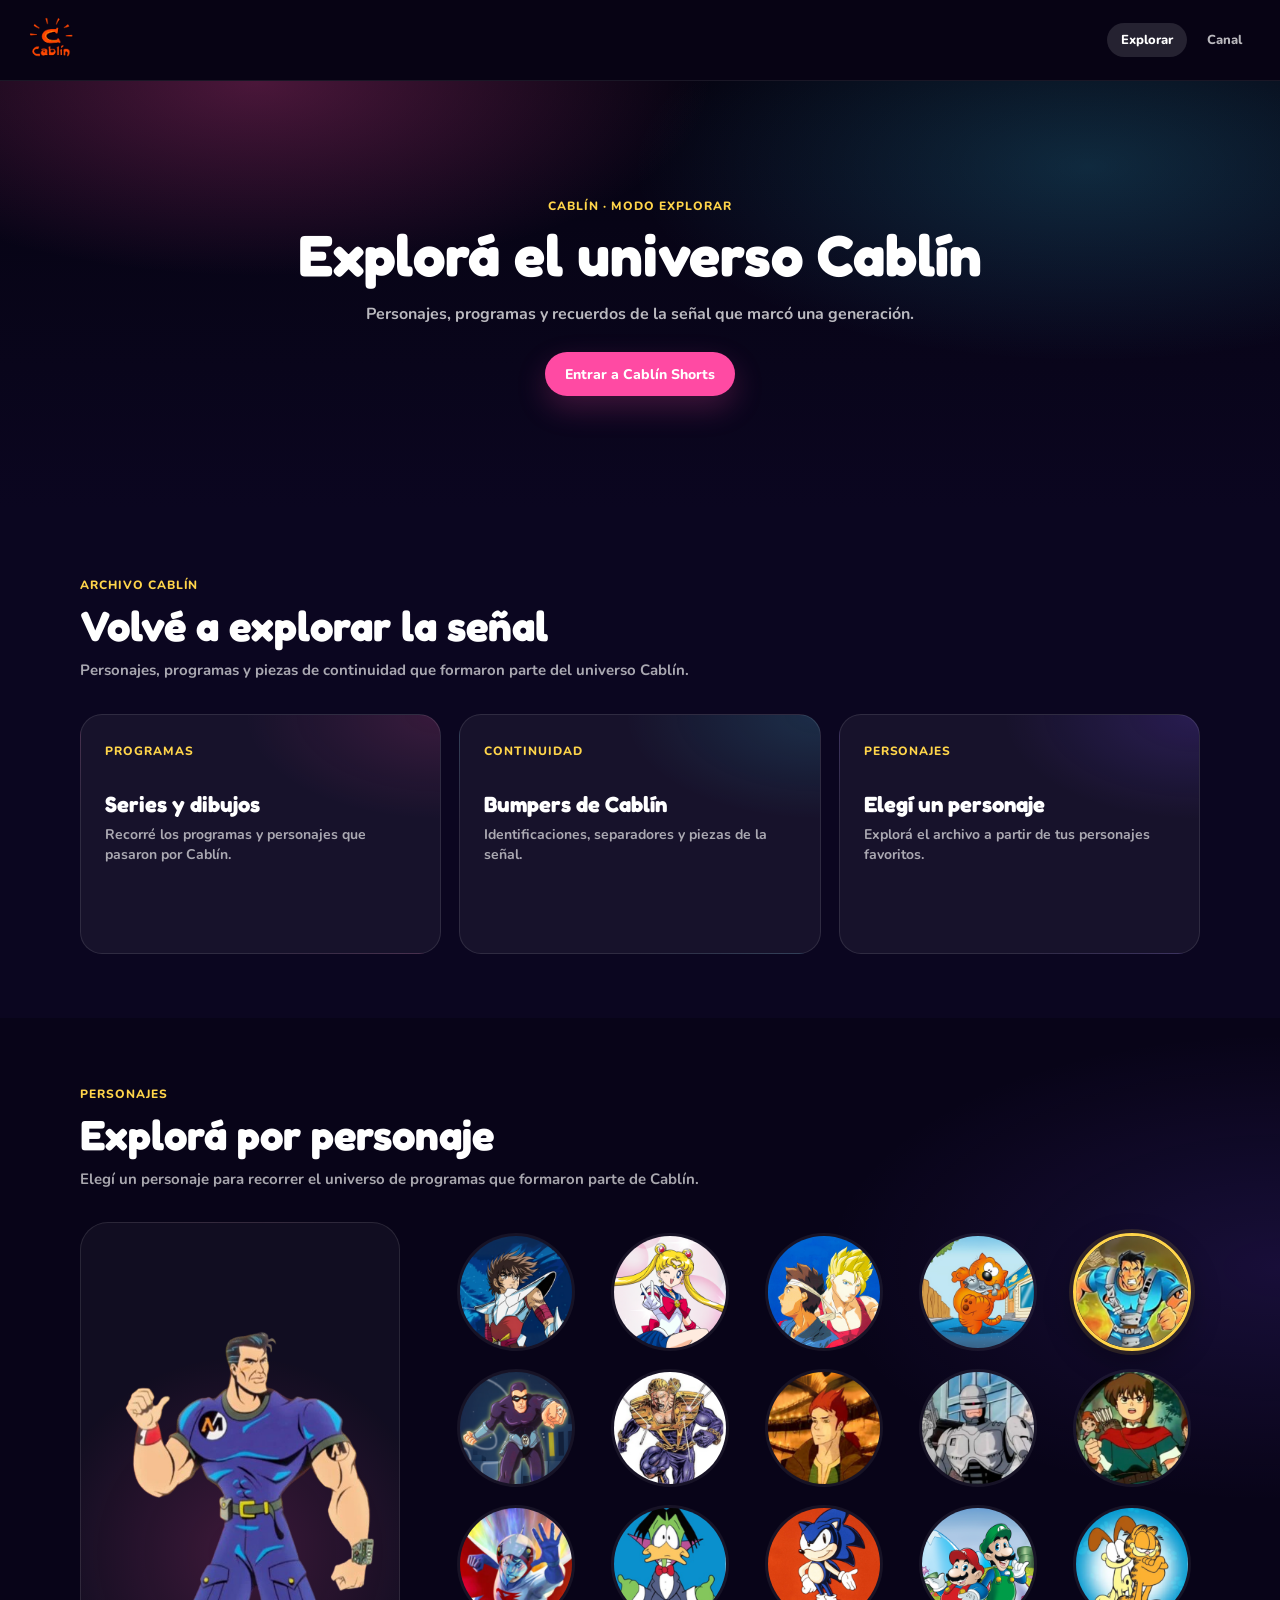
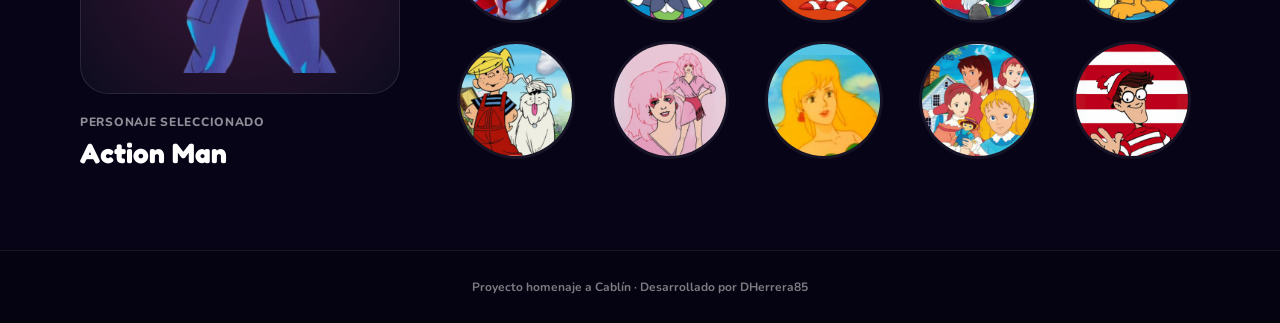
<file: index.html>
<!DOCTYPE html>
<html lang="es">

<head>
  <meta charset="UTF-8">
  <meta name="viewport" content="width=device-width, initial-scale=1.0">
  <title>Cablín</title>
  <link rel="stylesheet" href="styles.css">
  <link rel="preconnect" href="https://fonts.googleapis.com">
  <link rel="preconnect" href="https://fonts.gstatic.com" crossorigin>
  <link
    href="https://fonts.googleapis.com/css2?family=Fredoka:wght@500;600;700&family=Nunito:wght@600;700;800&display=swap"
    rel="stylesheet">
  <link rel="icon" type="image/png" href="img/favicon.png">
</head>

<body>

  <!-- NAVEGACIÓN PRINCIPAL -->
  <header class="main-header">
    <a href="./" class="brand-link" aria-label="Cablín - Explorar">
      <img src="img/logos/cablin-logo.png" alt="Cablín" class="cablin-logo">
    </a>

    <nav class="mode-nav" aria-label="Modos de Cablín">
      <span class="mode-link active" aria-current="page">Explorar</span>
      <a href="shorts/" class="mode-link">Canal</a>
    </nav>
  </header>

  <!-- PRESENTACIÓN -->
  <section class="explore-hero">
    <div class="explore-hero-content">
      <span class="explore-kicker">Cablín · Modo Explorar</span>

      <h1>Explorá el universo Cablín</h1>

      <p>
        Personajes, programas y recuerdos de la señal que marcó una generación.
      </p>

      <a href="shorts/" class="canal-cta">
        Entrar a Cablín Shorts
      </a>
    </div>
  </section>

  <!-- ARCHIVO CABLÍN -->
  <section class="archive-section">
    <div class="archive-heading">
      <span class="section-kicker">Archivo Cablín</span>
      <h2>Volvé a explorar la señal</h2>
      <p>
        Personajes, programas y piezas de continuidad que formaron parte
        del universo Cablín.
      </p>
    </div>

    <div class="archive-grid">
      <article class="archive-card">
        <span class="archive-type">Programas</span>
        <h3>Series y dibujos</h3>
        <p>Recorré los programas y personajes que pasaron por Cablín.</p>
      </article>

      <article class="archive-card">
        <span class="archive-type">Continuidad</span>
        <h3>Bumpers de Cablín</h3>
        <p>Identificaciones, separadores y piezas de la señal.</p>
      </article>

      <article class="archive-card">
        <span class="archive-type">Personajes</span>
        <h3>Elegí un personaje</h3>
        <p>Explorá el archivo a partir de tus personajes favoritos.</p>
      </article>
    </div>
  </section>
  <!-- EXPLORAR POR PERSONAJE -->
  <section class="character-explorer">
    <div class="character-explorer-heading">
      <span class="section-kicker">Personajes</span>
      <h2>Explorá por personaje</h2>
      <p>
        Elegí un personaje para recorrer el universo de programas que formaron
        parte de Cablín.
      </p>
    </div>

    <div class="character-explorer-layout">

      <!-- PERSONAJE SELECCIONADO -->
      <div class="selected-character">
        <div class="selected-character-stage">
          <img id="selected-character-image" src="img/verticals/action-man-transparent-350x500.png" alt="Action Man">
        </div>

        <div class="selected-character-info">
          <span>Personaje seleccionado</span>
          <h3 id="selected-character-name">Action Man</h3>
        </div>
      </div>

      <!-- CATÁLOGO -->
      <div class="character-catalog">
        <div class="character-options" id="thumbGrid">

          <img src="img/round/saint-seiya-150x150.png" data-full="img/verticals/saint-seiya-transparent-350x500.png"
            data-name="Caballeros del Zodíaco" alt="Caballeros del Zodíaco">

          <img src="img/round/sailor-moon-150x150.png" data-full="img/verticals/sailor-moon-transparent-350x500.png"
            data-name="Sailor Moon" alt="Sailor Moon">

          <img src="img/round/virtua-fighter-150x150.png"
            data-full="img/verticals/virtua-fighter-transparent-350x500.png" data-name="Virtua Fighter"
            alt="Virtua Fighter">

          <img src="img/round/heathcliff-150x150.png" data-full="img/verticals/heatcliff-transparent-350x500.png"
            data-name="Heathcliff" alt="Heathcliff">

          <img src="img/round/action-man-150x150.png" data-full="img/verticals/action-man-transparent-350x500.png"
            data-name="Action Man" alt="Action Man" class="thumb-active">

          <img src="img/round/phantom-2040-150x150.png" data-full="img/verticals/phantom-2040-transparent-350x500.png"
            data-name="Phantom 2040" alt="Phantom 2040">

          <img src="img/round/ultraforce-150x150.png" data-full="img/verticals/ultraforce-transparent-350x500.png"
            data-name="Ultraforce" alt="Ultraforce">

          <img src="img/round/highlander-150x150.png" data-full="img/verticals/highlander-transparent-350x500.png"
            data-name="Highlander" alt="Highlander">

          <img src="img/round/robocop-150x150.png" data-full="img/verticals/robocop-transparent-350x500.png"
            data-name="Robocop" alt="Robocop">

          <img src="img/round/robin-hood-150x150.png" data-full="img/verticals/robin-hood-transparent-350x500.png"
            data-name="Robin Hood" alt="Robin Hood">

          <img src="img/round/gatchaman-150x150.png" data-full="img/verticals/gatchaman-transparent-350x500.png"
            data-name="Fuerza G" alt="Fuerza G">

          <img src="img/round/count-duckula-150x150.png" data-full="img/verticals/count-duckula-transparent-350x500.png"
            data-name="Count Duckula" alt="Count Duckula">

          <img src="img/round/sonic-150x150.png" data-full="img/verticals/sonic-transparent-350x500.png"
            data-name="Sonic" alt="Sonic">

          <img src="img/round/super-mario-bros-150x150.png"
            data-full="img/verticals/super-mario-bros-transparent-350x500.png" data-name="Super Mario"
            alt="Super Mario">

          <img src="img/round/garfield-and-friends-150x150.png"
            data-full="img/verticals/garfield-and-friends-transparent-350x500.png" data-name="Garfield y sus Amigos"
            alt="Garfield y sus Amigos">

          <img src="img/round/dennis-the-menace-150x150.png"
            data-full="img/verticals/dennis-the-menace-transparent-350x500.png" data-name="Daniel, el Travieso"
            alt="Daniel, el Travieso">

          <img src="img/round/jem-holograms-150x150.png"
            data-full="img/verticals/jem-and-the-holograms-transparent-350x500.png" data-name="Jem" alt="Jem">

          <img src="img/round/little-mermaid-150x150.png"
            data-full="img/verticals/little-mermaid-transparent-350x500.png" data-name="La Pequeña Sirenita"
            alt="La Pequeña Sirenita">

          <img src="img/round/little-women-150x150.png" data-full="img/verticals/little-women-transparent-350x500.png"
            data-name="Mujercitas" alt="Mujercitas">

          <img src="img/round/wheres-wally-150x150.png" data-full="img/verticals/wheres-wally-transparent-350x500.png"
            data-name="¿Dónde está Wally?" alt="¿Dónde está Wally?">

        </div>
      </div>

    </div>
  </section>

  <!-- FOOTER -->
  <footer class="footer">
    <p>Proyecto homenaje a Cablín · Desarrollado por DHerrera85</p>
  </footer>

  <script src="script.js"></script>
</body>

</html>
</file>
<file: styles.css>
/* ------------------ GLOBAL LAYOUT ------------------ */

body {
  margin: 0;
  font-family: "Nunito", system-ui, sans-serif;
  background: #050311;
  color: #fff;
}

/* ------------------ HEADER / MODOS ------------------ */
.main-header {
  min-height: 64px;
  padding: 8px 24px;
  display: flex;
  align-items: center;
  justify-content: space-between;
  gap: 24px;
  background: rgba(8, 4, 20, .96);
  border-bottom: 1px solid rgba(255, 255, 255, .08);
}

.brand-link {
  display: inline-flex;
  align-items: center;
  text-decoration: none;
}

.cablin-logo {
  display: block;
  height: 48px;
  width: auto;
}

.mode-nav {
  display: flex;
  align-items: center;
  gap: 6px;
  font-family: "Nunito", system-ui, sans-serif;
}

.mode-link {
  display: inline-flex;
  align-items: center;
  justify-content: center;
  min-height: 34px;
  padding: 0 14px;
  border-radius: 999px;
  color: rgba(255, 255, 255, .72);
  text-decoration: none;
  font-size: 13px;
  font-weight: 800;
  transition: background .15s ease, color .15s ease;
}

.mode-link:hover {
  color: #fff;
  background: rgba(255, 255, 255, .07);
}

.mode-link.active {
  color: #fff;
  background: rgba(255, 255, 255, .12);
}

/* ------------------ MODO EXPLORAR / HERO ------------------ */
.explore-hero {
  min-height: 300px;
  padding: 64px 24px;
  display: flex;
  align-items: center;
  justify-content: center;
  text-align: center;
  color: #fff;
  background:
    radial-gradient(700px 300px at 20% 0%, rgba(255, 74, 163, .28), transparent 65%),
    radial-gradient(700px 300px at 85% 20%, rgba(57, 215, 255, .18), transparent 65%),
    linear-gradient(180deg, #050311, #0b0620);
}

.explore-hero-content {
  width: min(720px, 100%);
}

.explore-kicker {
  display: inline-block;
  margin-bottom: 12px;
  font-family: "Nunito", system-ui, sans-serif;
  color: #ffd54a;
  font-size: 12px;
  font-weight: 800;
  letter-spacing: .08em;
  text-transform: uppercase;
}

.explore-hero h1 {
  margin: 0;
  font-family: "Fredoka", system-ui, sans-serif;
  font-size: clamp(34px, 6vw, 58px);
  line-height: 1;
  font-weight: 700;
}

.explore-hero p {
  max-width: 580px;
  margin: 18px auto 26px;
  font-family: "Nunito", system-ui, sans-serif;
  color: rgba(255, 255, 255, .72);
  font-size: 16px;
  font-weight: 700;
  line-height: 1.55;
}

.canal-cta {
  display: inline-flex;
  align-items: center;
  justify-content: center;
  min-height: 44px;
  padding: 0 20px;
  border-radius: 999px;
  background: #ff4aa3;
  color: #fff;
  font-family: "Nunito", system-ui, sans-serif;
  font-size: 14px;
  font-weight: 800;
  text-decoration: none;
  box-shadow: 0 12px 30px rgba(255, 74, 163, .22);
  transition: transform .15s ease, background .15s ease;
}

.canal-cta:hover {
  background: #ff62af;
  transform: translateY(-2px);
}

/* ------------------ ARCHIVO CABLÍN ------------------ */
.archive-section {
  padding: 64px 24px;
  background: #0b0620;
  color: #fff;
}

.archive-heading {
  width: min(1120px, 100%);
  margin: 0 auto 32px;
}

.section-kicker,
.archive-type {
  font-family: "Nunito", system-ui, sans-serif;
  color: #ffd54a;
  font-size: 12px;
  font-weight: 800;
  letter-spacing: .08em;
  text-transform: uppercase;
}

.archive-heading h2 {
  margin: 8px 0 10px;
  font-family: "Fredoka", system-ui, sans-serif;
  font-size: clamp(28px, 4vw, 42px);
  line-height: 1.1;
}

.archive-heading p {
  max-width: 620px;
  margin: 0;
  font-family: "Nunito", system-ui, sans-serif;
  color: rgba(255, 255, 255, .65);
  font-size: 15px;
  font-weight: 700;
  line-height: 1.5;
}

.archive-grid {
  width: min(1120px, 100%);
  margin: 0 auto;
  display: grid;
  grid-template-columns: repeat(3, 1fr);
  gap: 18px;
}

.archive-card {
  min-height: 190px;
  padding: 24px;
  border: 1px solid rgba(255, 255, 255, .10);
  border-radius: 22px;
  background:
    radial-gradient(300px 160px at 100% 0%,
      rgba(255, 74, 163, .14),
      transparent 65%),
    rgba(255, 255, 255, .05);
}

.archive-card:nth-child(2) {
  background:
    radial-gradient(300px 160px at 100% 0%,
      rgba(57, 215, 255, .14),
      transparent 65%),
    rgba(255, 255, 255, .05);
}

.archive-card:nth-child(3) {
  background:
    radial-gradient(300px 160px at 100% 0%,
      rgba(122, 77, 255, .18),
      transparent 65%),
    rgba(255, 255, 255, .05);
}

.archive-card h3 {
  margin: 30px 0 8px;
  font-family: "Fredoka", system-ui, sans-serif;
  font-size: 22px;
}

.archive-card p {
  margin: 0;
  font-family: "Nunito", system-ui, sans-serif;
  color: rgba(255, 255, 255, .64);
  font-size: 14px;
  font-weight: 700;
  line-height: 1.45;
}

@media (max-width: 768px) {
  .archive-section {
    padding: 48px 18px;
  }

  .archive-grid {
    grid-template-columns: 1fr;
  }

  .archive-card {
    min-height: 160px;
  }
}

/* ------------------ EXPLORAR POR PERSONAJE ------------------ */
.character-explorer {
  padding: 64px 24px 80px;
  background:
    radial-gradient(700px 360px at 100% 30%,
      rgba(122, 77, 255, .14),
      transparent 65%),
    #080418;
  color: #fff;
}

.character-explorer-heading {
  width: min(1120px, 100%);
  margin: 0 auto 32px;
}

.character-explorer-heading h2 {
  margin: 8px 0 10px;
  font-family: "Fredoka", system-ui, sans-serif;
  font-size: clamp(28px, 4vw, 42px);
  line-height: 1.1;
}

.character-explorer-heading p {
  max-width: 620px;
  margin: 0;
  font-family: "Nunito", system-ui, sans-serif;
  color: rgba(255, 255, 255, .65);
  font-size: 15px;
  font-weight: 700;
  line-height: 1.5;
}

.character-explorer-layout {
  width: min(1120px, 100%);
  margin: 0 auto;
  display: grid;
  grid-template-columns: 320px 1fr;
  gap: 48px;
  align-items: center;
}

.selected-character {
  min-width: 0;
}

.selected-character-stage {
  height: 430px;
  padding: 20px;
  display: flex;
  align-items: flex-end;
  justify-content: center;
  overflow: hidden;
  border: 1px solid rgba(255, 255, 255, .10);
  border-radius: 28px;
  background:
    radial-gradient(280px 280px at 50% 70%,
      rgba(255, 74, 163, .18),
      transparent 70%),
    rgba(255, 255, 255, .04);
}

.selected-character-stage img {
  display: block;
  max-width: 100%;
  max-height: 100%;
  object-fit: contain;
}

.selected-character-info {
  padding-top: 16px;
}

.selected-character-info span {
  font-family: "Nunito", system-ui, sans-serif;
  color: rgba(255, 255, 255, .55);
  font-size: 12px;
  font-weight: 800;
  text-transform: uppercase;
  letter-spacing: .06em;
}

.selected-character-info h3 {
  margin: 4px 0 0;
  font-family: "Fredoka", system-ui, sans-serif;
  font-size: 28px;
}

.character-catalog {
  min-width: 0;
}

.character-options {
  display: grid;
  grid-template-columns: repeat(5, minmax(70px, 1fr));
  gap: 18px;
}

.character-options img {
  width: 100%;
  max-width: 112px;
  aspect-ratio: 1;
  justify-self: center;
  border-radius: 50%;
  object-fit: cover;
  cursor: pointer;
  border: 3px solid transparent;
  background: rgba(255, 255, 255, .06);
  transition:
    transform .2s ease,
    border-color .2s ease,
    box-shadow .2s ease,
    filter .2s ease,
    background .2s ease;
}

.character-options img:hover {
  transform: translateY(-5px) scale(1.08);
  border-color: #ff4aa3;
  background: rgba(255, 74, 163, 0.18);

  box-shadow:
    0 0 0 5px rgba(255, 74, 163, 0.12),
    0 0 18px rgba(255, 74, 163, 0.65),
    0 0 38px rgba(122, 77, 255, 0.45);

  filter: brightness(1.15) saturate(1.12);
}

.character-options img.thumb-active {
  border-color: #ffd54a;
  box-shadow:
    0 0 0 4px rgba(255, 213, 74, .12),
    0 10px 30px rgba(0, 0, 0, .30);
}

@media (max-width: 850px) {
  .character-explorer-layout {
    grid-template-columns: 1fr;
    gap: 32px;
  }

  .selected-character {
    width: min(300px, 100%);
    margin: 0 auto;
  }

  .selected-character-stage {
    height: 380px;
  }

  .character-options {
    grid-template-columns: repeat(4, 1fr);
    gap: 14px;
  }
}

@media (max-width: 500px) {
  .character-explorer {
    padding: 48px 18px 64px;
  }

  .character-options {
    gap: 10px;
  }
}

/* ------------------ FOOTER ------------------ */
.footer {
  padding: 28px 24px;
  background: #050311;
  border-top: 1px solid rgba(255, 255, 255, .08);
  text-align: center;
}

.footer p {
  margin: 0;
  font-family: "Nunito", system-ui, sans-serif;
  color: rgba(255, 255, 255, .48);
  font-size: 12px;
  font-weight: 700;
}
</file>
